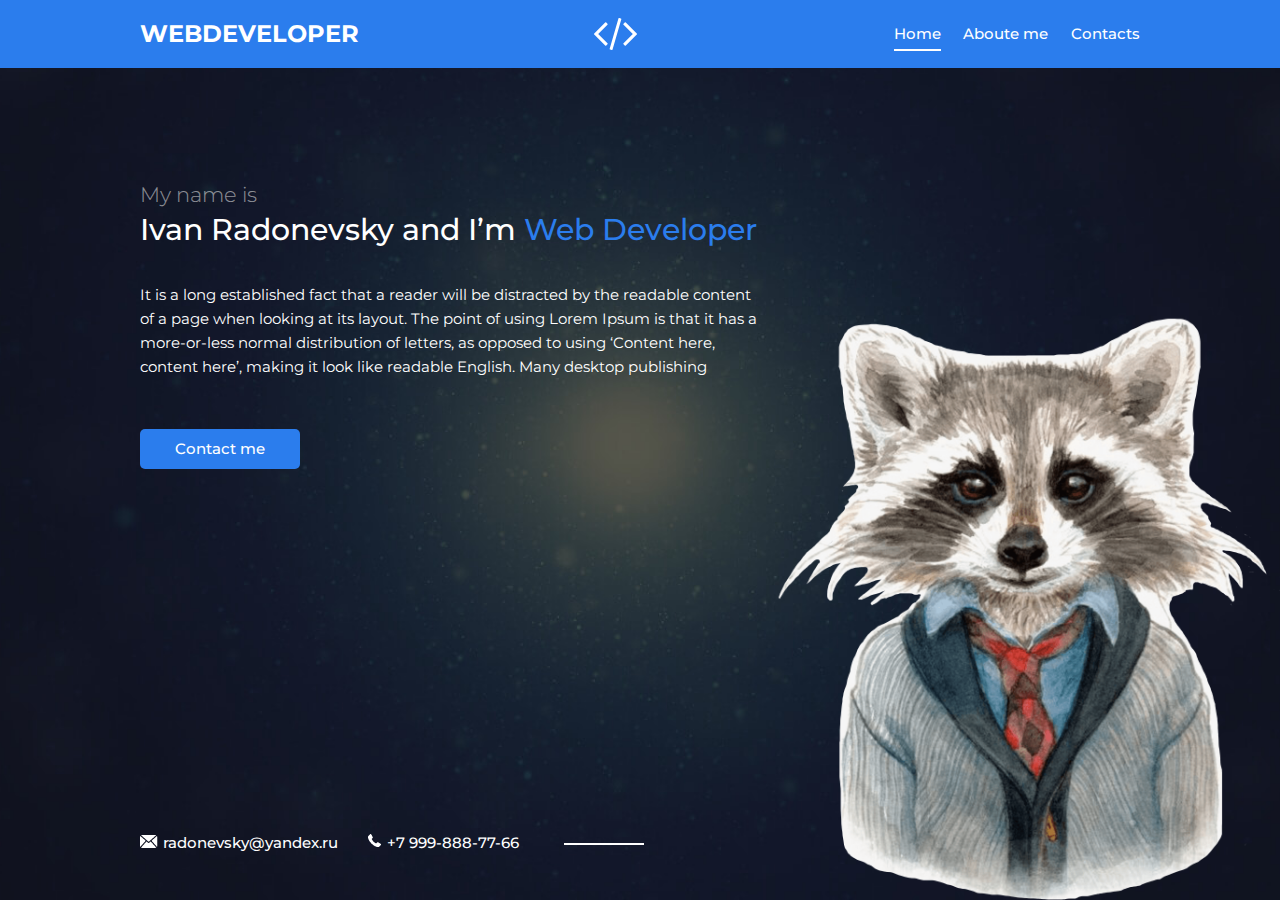
<file: index.html>
<!DOCTYPE html>
<html lang="en">

<head>
  <meta charset="UTF-8">
  <meta name="viewport" content="width=device-width, inital-scale">
  <link rel="preconnect" href="https://fonts.gstatic.com">
  <link href="https://fonts.googleapis.com/css2?family=Montserrat:wght@300;400;500;700&display=swap" rel="stylesheet">
  <link rel="stylesheet" href="css/style.css">
  <link rel="icon" type="img/png" href="img/raccoon32.png">
  <title>Personal folio</title>
</head>

<body>
  <div class="page">
    <!-- Header -->
    <header class="header">
      <div class="container">
        <div class="header-inner">

          <div class="header-brand">
            WEBDEVELOPER
          </div>

          <div class="header-logo">
            <img src="img/code.svg" alt="logo">
          </div>

          <nav class="header-nav">
            <a class="header-nav-link active" href="index.html">Home</a>
            <a class="header-nav-link" href="about.html">Aboute me</a>
            <a class="header-nav-link" href="contacts.html">Contacts</a>
          </nav>

        </div>
      </div> <!-- /.container -->
    </header>

    <!-- Content -->
    <div class="container">
      <main class="content">
        <div class="content-header">
          <h2 class="subtitle">My name is</h2>
          <h1 class="title">Ivan Radonevsky and I’m <span>Web Developer</span></h1>
        </div>
        <div class="text">
          <p>It is a long established fact that a reader will be distracted by the readable content of a page when
            looking at its layout. The point of using Lorem Ipsum is that it has a more-or-less normal distribution of
            letters, as opposed to using ‘Content here, content here’, making it look like readable English. Many
            desktop publishing</p>
        </div>
        <a class="btn" href="#">Contact me</a>
      </main>
    </div> <!-- /.container -->
    <img class="main-photo" src="img/main-photo-personal-folio.png" alt="">

    <!-- Footer -->
    <footer class="footer">
      <div class="container">
        <div class="contacts">

          <a class="contacts-link" href="mailto:radonevsky@yanex.ru">
            <img class="contacts-icon" src="img/mail-black-envelope-symbol.png" alt="">radonevsky@yandex.ru
          </a>

          <a class="contacts-link" href="tel:+79998887766">
            <img class="contacts-icon" src="img/phone-receiver.png" alt="">+7 999-888-77-66
          </a>

        </div>
      </div> <!-- /.container -->
    </footer>

  </div> <!-- /.page -->
</body>

</html>
</file>
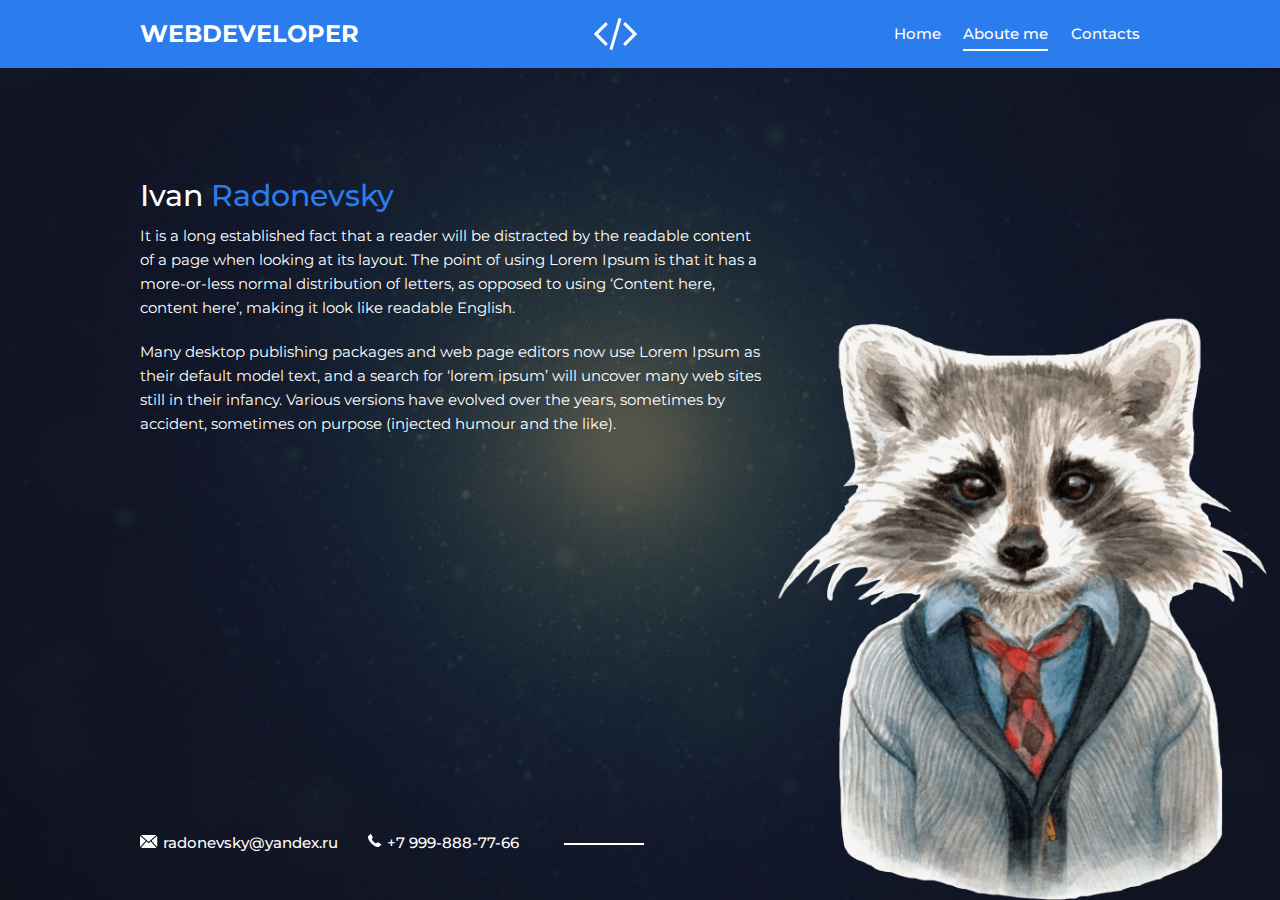
<file: about.html>
<!DOCTYPE html>
<html lang="en">

<head>
  <meta charset="UTF-8">
  <meta name="viewport" content="width=device-width, inital-scale=1">
  <link rel="preconnect" href="https://fonts.gstatic.com">
  <link href="https://fonts.googleapis.com/css2?family=Montserrat:wght@300;400;500;700&display=swap" rel="stylesheet">
  <link rel="stylesheet" href="css/style.css">
  <link rel="icon" type="img/png" href="img/raccoon32.png">
  <title>Personal folio</title>
</head>

<body>
  <div class="page">
    <!-- Header -->
    <header class="header">
      <div class="container">
        <div class="header-inner">

          <div class="header-brand">
            WEBDEVELOPER
          </div>

          <div class="header-logo">
            <img src="img/code.svg" alt="logo">
          </div>

          <nav class="header-nav">
            <a class="header-nav-link" href="index.html">Home</a>
            <a class="header-nav-link active" href="about.html">Aboute me</a>
            <a class="header-nav-link" href="contacts.html">Contacts</a>
          </nav>

        </div>
      </div> <!-- /.container -->
    </header>

    <!-- Content -->
    <div class="container">
      <main class="content">
        <h1 class="title">Ivan <span>Radonevsky</span></h1>
        <div class="text">
          <p>It is a long established fact that a reader will be distracted by the readable content of a page when
            looking at its layout. The point of using Lorem Ipsum is that it has a more-or-less normal distribution of
            letters, as opposed to using ‘Content here, content here’, making it look like readable English.</p>
          <p>Many desktop publishing packages and web page editors now use Lorem Ipsum as their default model text, and
            a search for ‘lorem ipsum’ will uncover many web sites still in their infancy. Various versions have evolved
            over the years, sometimes by accident, sometimes on purpose (injected humour and the like).</p>
        </div>
      </main>
    </div> <!-- /.container -->
    <img class="main-photo" src="img/main-photo-personal-folio.png" alt="">

    <!-- Footer -->
    <footer class="footer">
      <div class="container">
        <div class="contacts">

          <a class="contacts-link" href="mailto:radonevsky@yanex.ru">
            <img class="contacts-icon" src="img/mail-black-envelope-symbol.png" alt="">radonevsky@yandex.ru
          </a>

          <a class="contacts-link" href="tel:+79998887766">
            <img class="contacts-icon" src="img/phone-receiver.png" alt="">+7 999-888-77-66
          </a>

        </div>
      </div> <!-- /.container -->
    </footer>

  </div> <!-- /.page -->
</body>

</html>
</file>
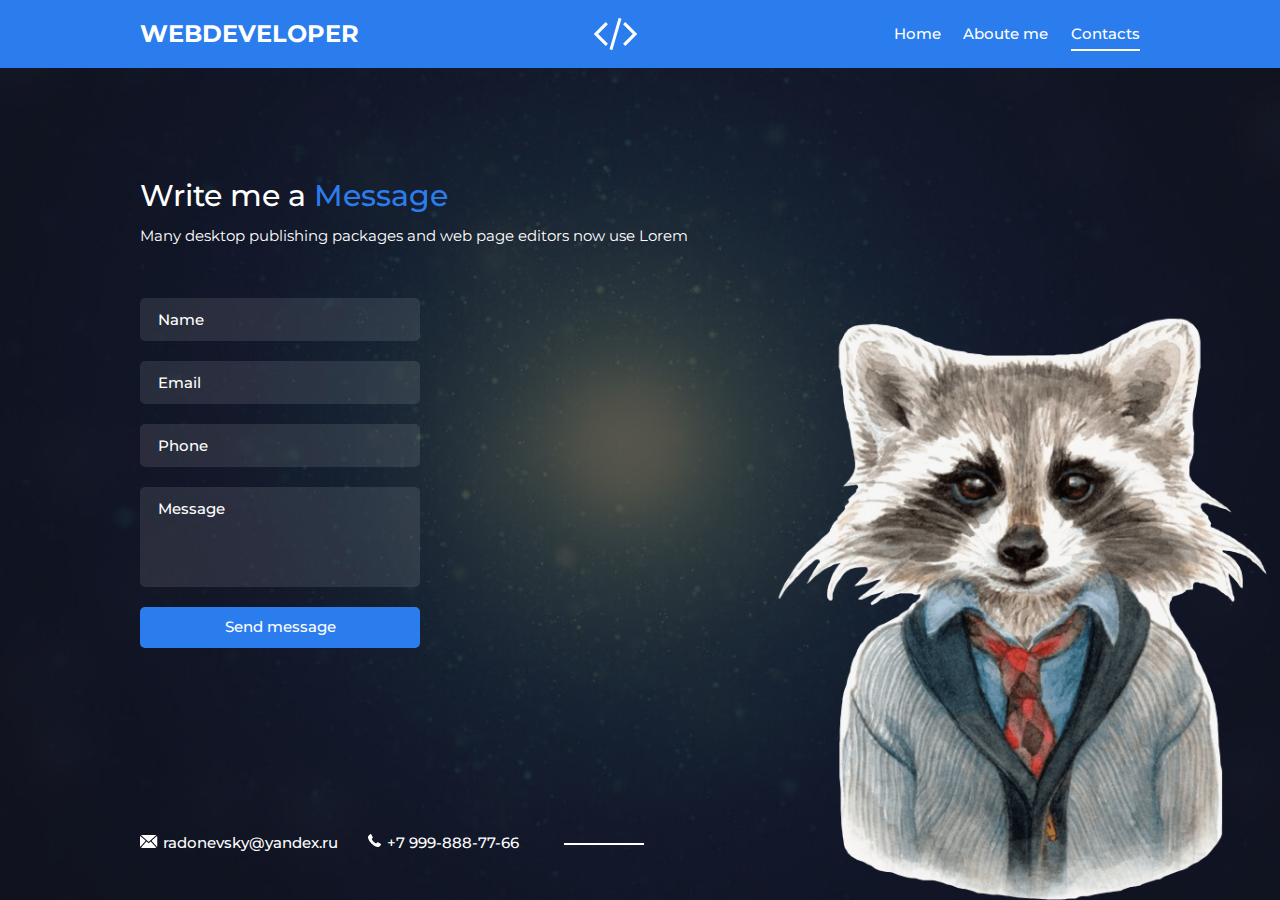
<file: contacts.html>
<!DOCTYPE html>
<html lang="en">

<head>
  <meta charset="UTF-8">
  <meta name="viewport" content="width=device-width, inital-scale=1">
  <link rel="preconnect" href="https://fonts.gstatic.com">
  <link href="https://fonts.googleapis.com/css2?family=Montserrat:wght@300;400;500;700&display=swap" rel="stylesheet">
  <link rel="stylesheet" href="css/style.css">
  <link rel="icon" type="img/png" href="img/raccoon32.png">
  <title>Personal folio</title>
</head>

<body>
  <div class="page">
    <!-- Header -->
    <header class="header">
      <div class="container">
        <div class="header-inner">

          <div class="header-brand">
            WEBDEVELOPER
          </div>

          <div class="header-logo">
            <img src="img/code.svg" alt="logo">
          </div>

          <nav class="header-nav">
            <a class="header-nav-link" href="index.html">Home</a>
            <a class="header-nav-link" href="about.html">Aboute me</a>
            <a class="header-nav-link active" href="contacts.html">Contacts</a>
          </nav>

        </div>
      </div> <!-- /.container -->
    </header>

    <!-- Content -->
    <div class="container">
      <main class="content">
        <div class="content-header">
          <h1 class="title">Write me a <span>Message</span></h1>
          <div class="text">
            <p>Many desktop publishing packages and web page editors now use Lorem</p>
          </div>
        </div>

        <form class="form" actoin="/" method="POST">
          <div class="form-group">
            <input class="input" type="text" name="name" placeholder="Name">
          </div>

          <div class="form-group">
            <input class="input" type="email" name="email" placeholder="Email">
          </div>

          <div class="form-group">
            <input class="input" type="tel" name="phone" placeholder="Phone">
          </div>

          <div class="form-group">
            <textarea class="textarea" placeholder="Message"></textarea>
          </div>

          <div class="form-group">
            <button class="btn btn-full" type="submit">Send message</button>
          </div>
        </form>
      </main>
    </div> <!-- /.container -->
    <img class="main-photo" src="img/main-photo-personal-folio.png" alt="">


    <!-- Footer -->
    <footer class="footer">
      <div class="container">
        <div class="contacts">

          <a class="contacts-link" href="mailto:radonevsky@yanex.ru">
            <img class="contacts-icon" src="img/mail-black-envelope-symbol.png" alt="">radonevsky@yandex.ru
          </a>

          <a class="contacts-link" href="tel:+79998887766">
            <img class="contacts-icon" src="img/phone-receiver.png" alt="">+7 999-888-77-66
          </a>

        </div>
      </div> <!-- /.container -->
    </footer>

  </div> <!-- /.page -->
</body>

</html>
</file>
<file: css/style.css>
html {
  font-size: 15px;
}

body {
  margin: 0;

  font-family: "Montserrat", sans-serif;
  font-size: 1rem;
  line-height: 1.6;
}

*,
*:before,
*:after {
  box-sizing: border-box;
}

h1,
h2,
h3,
h4,
h5,
h6 {
  margin: 0;
}

p {
  margin: 0 0 20px;
}

.container {
  width: 100%;
  max-width: 1030px;
  margin: 0 auto;
  padding: 0 1rem;
}

/* Page 
==============*/
.page {
  width: 100%;
  height: 100vh;
  min-height: 770px;

  position: relative;
  background: url("../img/bg.jpg") center no-repeat;
  background-size: cover;
  overflow: hidden;
}

/* Header 
==============*/

.header {
  margin-bottom: 110px;
  padding: 1rem 0;
  background-color: #2b7ded;
}

.header-inner {
  display: flex;
  justify-content: space-between;
  align-items: center;
}

.header-brand {
  font-size: 1.6rem;
  font-weight: 700;
  color: #fff;
  text-transform: uppercase;
}

.header-logo img {
  display: block;
}

.header-nav {
  display: flex;
}

.header-nav-link {
  margin-left: 1.5rem;

  color: #fff;
  font-size: 1rem;
  font-weight: 500;
  text-decoration: none;

  transition: color 0.2s linear;
}

.header-nav-link:hover {
  color: #a8ccff;
}

.header-nav-link.active {
  position: relative;
}

.header-nav-link.active:after {
  content: "";
  width: 100%;
  height: 2px;
  background-color: #fff;

  position: absolute;
  left: 0;
  bottom: -5px;
}

/* Content 
==============*/

.content {
  height: 100%;
  width: 100%;
  max-width: 622px;
}

.subtitle {
  font-size: 1.4rem;
  color: rgba(225, 225, 225, 0.6);
  font-weight: 300;
}

.content-header {
  margin-bottom: 35px;
}

.title {
  margin-bottom: 10px;

  font-size: 2rem;
  font-weight: 500;
  color: #fff;
  line-height: 1.2;
}

.title span {
  color: #2b7ded;
}

.text {
  margin-bottom: 50px;

  font-size: 1rem;
  color: #fff;
}

/* Btn 
==============*/

.btn {
  display: inline-block;
  padding: 12px 35px;

  font-family: inherit;
  font-size: 1rem;
  line-height: 1.1;
  font-weight: 500;
  color: #fff;
  background-color: #2b7ded;
  border-radius: 5px;
  text-decoration: none;
  border: none;
  cursor: pointer;

  transition: background-color 0.2s linear;
}

.btn-full {
  display: block;
  width: 100%;
}

.btn:hover {
  background-color: #1e65c9;
}

/* Main-photo
==============*/
.main-photo {
  height: 600px;
  width: auto;
  position: absolute;

  bottom: 0;
  right: 0;
}

/* Footer
==============*/
.footer {
  width: 100%;

  position: absolute;
  bottom: 45px;
  left: 0;
}

.contacts {
  display: flex;
  align-items: center;
}

.contacts-link {
  margin-right: 2rem;

  font-size: 1rem;
  color: #fff;
  text-decoration: none;
  font-weight: 500;
}

.contacts-icon {
  margin-right: 5px;
}

.contacts-link:hover {
  text-decoration: underline;
}

.contacts-link:last-child {
  margin-right: 0;
  position: relative;
}

.contacts-link:last-child:after {
  content: "";
  display: block;
  width: 80px;
  height: 2px;
  margin-left: 3rem;

  background-color: #fff;
  pointer-events: none;

  position: absolute;
  left: 100%;
  top: 50%;
}

/* Form
==============*/
.form {
  width: 100%;
  max-width: 280px;
}

.form-group {
  margin-bottom: 20px;
}

.input,
.textarea {
  width: 100%;
  padding: 12px 18px;
  display: block;

  color: #fff;
  font-family: inherit;
  font-size: 1rem;
  font-weight: 500;

  background-color: rgba(255, 255, 255, 0.1);
  border: none;
  border-radius: 5px;
}

.textarea {
  height: 100px;
  resize: none;
}

.input:active,
.textarea:active {
  border: none;
}

.input::placeholder,
.textarea::placeholder {
  color: #fff;
}

/* Media
==============*/

@media (max-width: 1200px) {
  .main-photo {
    height: 500px;
    margin-bottom: 4rem;

    right: -100px;
  }
}

@media (max-width: 767px) {

  .page {
    min-height: 100vh;
    height: auto;
    padding-bottom: 2rem;
  }

  .header {
    margin-bottom: 30px;
  }
  .header-logo {
    display: none;
  }

  .header-brand {
    font-size: 1.2rem;
  }

  .content {
    max-width: none;
    margin-bottom: 50px;
    text-align: center;
  }

  .form {
    margin: 0 auto;
  }

  .footer {
    position: static;
  }

  .contacts {
    flex-direction: column;
  }

  .contacts-link {
    margin-right: 0;
  }

  .contacts-link:last-child:after {
    display: none;
  }

  .main-photo {
    display: none;
  }
}

@media (max-width: 565px) {

  .header-inner {
    flex-direction: column;
  }

  .header-brand {
    margin-bottom: 1rem;
  }

  .form {
    max-width: 100%;
  }

}

@media (max-width: 320px) {
  .subtitle {
    font-size: 1.2rem;
  }

  .title {
    font-size: 1.6rem;
  }
  
  .content-header {
    margin-bottom: 25px;
  }

  .text {
    margin-bottom: 25px;
  }
}

@media (max-width: 900px)
and (max-height: 950px) {
  .main-photo {
    display: none;
  }
}
</file>
